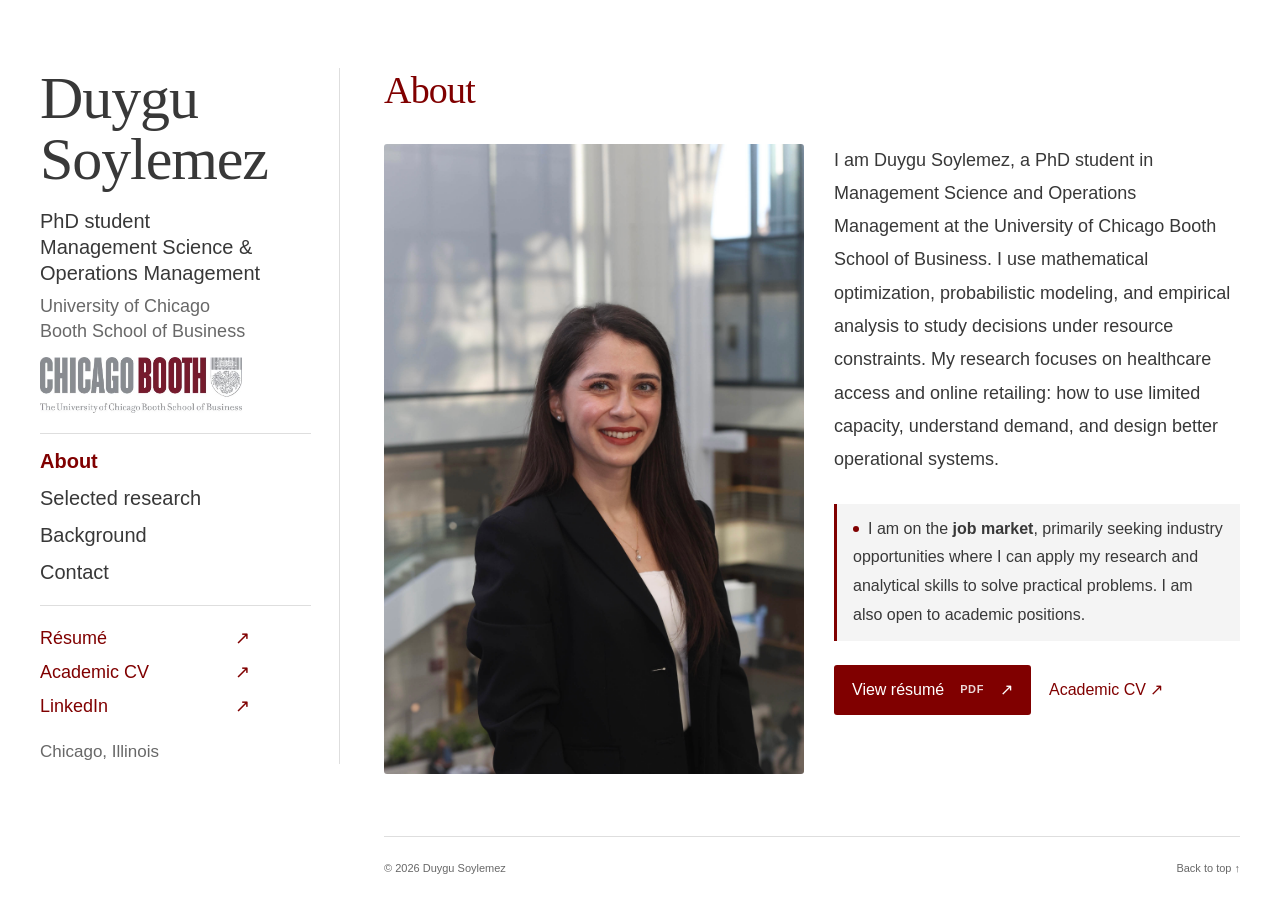
<file: index.html>
<!doctype html>
<html lang="en">
<head>
  <meta charset="utf-8">
  <meta name="viewport" content="width=device-width, initial-scale=1">
  <meta name="description" content="Duygu Soylemez is a PhD student at Chicago Booth working on data-driven optimization, healthcare operations, and online retailing. Primarily exploring industry opportunities, while also open to academic positions.">
  <meta name="theme-color" content="#800000">
  <title>Duygu Soylemez | Chicago Booth</title>
  <link rel="icon" type="image/svg+xml" href="data:image/svg+xml,%3Csvg xmlns='http://www.w3.org/2000/svg' viewBox='0 0 64 64'%3E%3Crect width='64' height='64' rx='12' fill='%23800000'/%3E%3Ctext x='32' y='43' font-family='Georgia,serif' font-size='35' text-anchor='middle' fill='white'%3ED%3C/text%3E%3C/svg%3E">
  <link rel="stylesheet" href="styles.css">
</head>
<body id="top">
  <a class="skip-link" href="#main">Skip to content</a>
  <div class="layout">
    <aside class="sidebar" aria-label="Profile and navigation">
      <a class="wordmark" href="index.html">Duygu <br>Soylemez</a>
      <p class="affiliation">PhD student <br>Management Science &amp; <br>Operations Management</p>
      <p class="institution">University of Chicago <br>Booth School of Business</p>
      <img class="booth-logo" src="boothlogo.jpg" alt="University of Chicago Booth School of Business logo" width="735" height="203">
      <nav aria-label="Main navigation">
        <a href="index.html" aria-current="page">About</a>
        <a href="research.html">Selected research</a>
        <a href="background.html">Background</a>
        <a href="contact.html">Contact</a>
      </nav>
      <div class="sidebar-links">
        <a href="cv/resume.pdf">Résumé <span aria-hidden="true">↗</span><span class="sr-only"> (PDF)</span></a>
        <a href="cv/academic_cv.pdf">Academic CV <span aria-hidden="true">↗</span><span class="sr-only"> (PDF)</span></a>
        <a href="https://www.linkedin.com/in/dsoylemez">LinkedIn <span aria-hidden="true">↗</span></a>
      </div>
      <p class="location">Chicago, Illinois</p>
    </aside>

    <main id="main">
      <section class="about" id="about" aria-labelledby="about-title">
        <h1 class="page-title" id="about-title">About</h1>
        <div class="about-profile">
          <img class="portrait" src="DuyguSoylemez-060_Rotus_Dogal.jpg" alt="Duygu Soylemez" width="2000" height="3000" fetchpriority="high">
          <div class="about-copy">
            <p>I am Duygu Soylemez, a PhD student in Management Science and Operations Management at the University of Chicago Booth School of Business. I use mathematical optimization, probabilistic modeling, and empirical analysis to study decisions under resource constraints. My research focuses on healthcare access and online retailing: how to use limited capacity, understand demand, and design better operational systems.</p>
            <p class="job-market"><span class="status-dot" aria-hidden="true"></span>I am on the <strong>job market</strong>, primarily seeking industry opportunities where I can apply my research and analytical skills to solve practical problems. I am also open to academic positions.</p>
            <div class="actions">
              <a class="button" href="cv/resume.pdf">View résumé <span class="file-type">PDF</span><span aria-hidden="true">↗</span></a>
              <a class="text-link" href="cv/academic_cv.pdf">Academic CV <span aria-hidden="true">↗</span><span class="sr-only"> (PDF)</span></a>
            </div>
          </div>
        </div>
      </section>
      <footer><span>© 2026 Duygu Soylemez</span><a href="#top">Back to top ↑</a></footer>
    </main>
  </div>
</body>
</html>
</file>
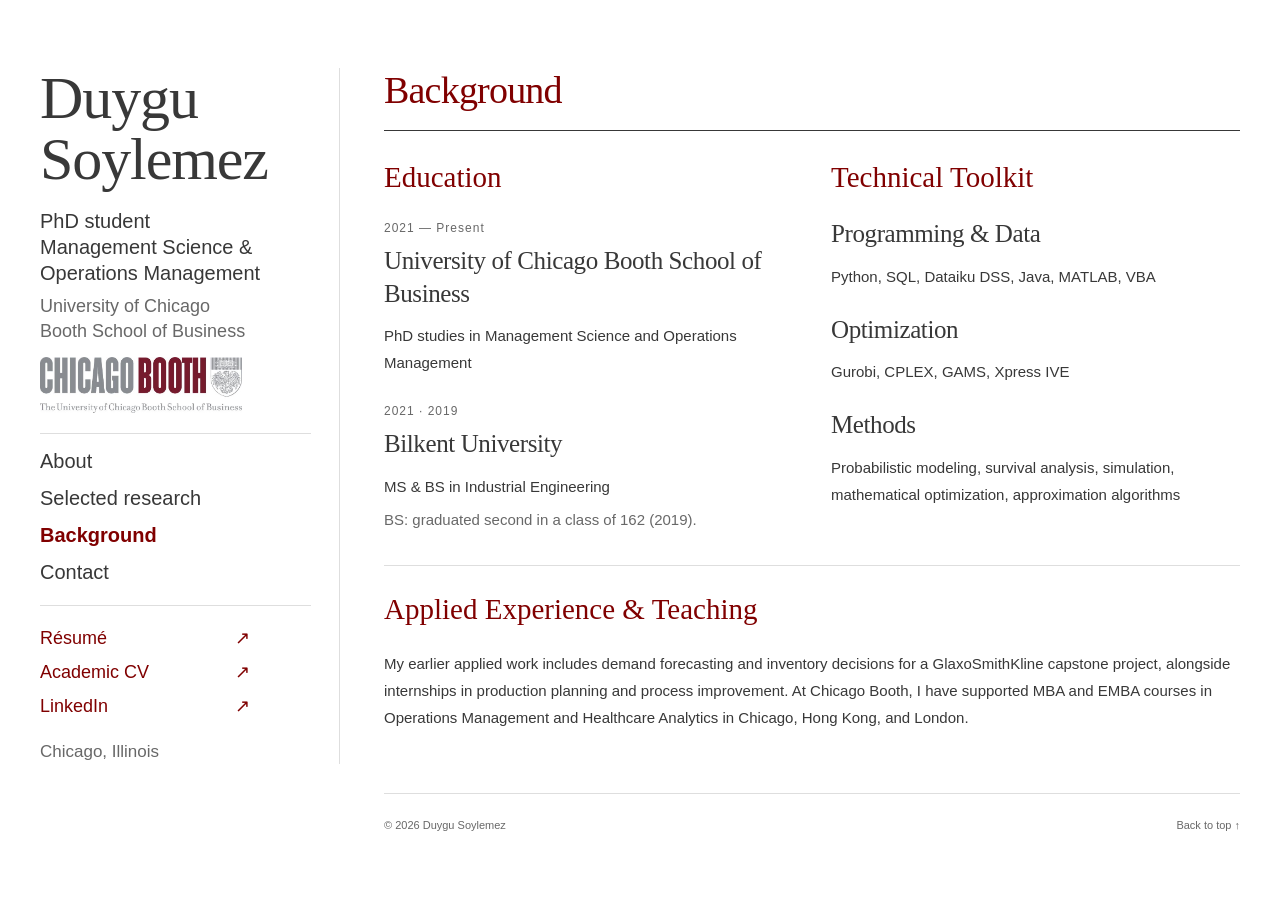
<file: background.html>
<!doctype html>
<html lang="en">
<head>
  <meta charset="utf-8">
  <meta name="viewport" content="width=device-width, initial-scale=1">
  <meta name="description" content="Duygu Soylemez is a PhD student at Chicago Booth working on data-driven optimization, healthcare operations, and online retailing. Primarily exploring industry opportunities, while also open to academic positions.">
  <meta name="theme-color" content="#800000">
  <title>Background | Duygu Soylemez</title>
  <link rel="icon" type="image/svg+xml" href="data:image/svg+xml,%3Csvg xmlns='http://www.w3.org/2000/svg' viewBox='0 0 64 64'%3E%3Crect width='64' height='64' rx='12' fill='%23800000'/%3E%3Ctext x='32' y='43' font-family='Georgia,serif' font-size='35' text-anchor='middle' fill='white'%3ED%3C/text%3E%3C/svg%3E">
  <link rel="stylesheet" href="styles.css">
</head>
<body id="top">
  <a class="skip-link" href="#main">Skip to content</a>
  <div class="layout">
    <aside class="sidebar" aria-label="Profile and navigation">
      <a class="wordmark" href="index.html">Duygu <br>Soylemez</a>
      <p class="affiliation">PhD student <br>Management Science &amp; <br>Operations Management</p>
      <p class="institution">University of Chicago <br>Booth School of Business</p>
      <img class="booth-logo" src="boothlogo.jpg" alt="University of Chicago Booth School of Business logo" width="735" height="203">
      <nav aria-label="Main navigation">
        <a href="index.html">About</a>
        <a href="research.html">Selected research</a>
        <a href="background.html" aria-current="page">Background</a>
        <a href="contact.html">Contact</a>
      </nav>
      <div class="sidebar-links">
        <a href="cv/resume.pdf">Résumé <span aria-hidden="true">↗</span><span class="sr-only"> (PDF)</span></a>
        <a href="cv/academic_cv.pdf">Academic CV <span aria-hidden="true">↗</span><span class="sr-only"> (PDF)</span></a>
        <a href="https://www.linkedin.com/in/dsoylemez">LinkedIn <span aria-hidden="true">↗</span></a>
      </div>
      <p class="location">Chicago, Illinois</p>
    </aside>

    <main id="main">
      <section id="background" aria-labelledby="background-title">
        <div class="section-heading"><h1 class="page-title" id="background-title">Background</h1></div>
        <div class="background-grid">
          <div>
            <h2 class="background-heading">Education</h2>
            <div class="education-item"><p class="education-date">2021 — Present</p><h3>University of Chicago Booth School of Business</h3><p>PhD studies in Management Science and Operations Management</p></div>
            <div class="education-item"><p class="education-date">2021 · 2019</p><h3>Bilkent University</h3><p>MS &amp; BS in Industrial Engineering</p><p class="muted">BS: graduated second in a class of 162 (2019).</p></div>
          </div>
          <div>
            <h2 class="background-heading">Technical Toolkit</h2>
            <dl class="toolkit">
              <dt>Programming &amp; Data</dt><dd>Python, SQL, Dataiku DSS, Java, MATLAB, VBA</dd>
              <dt>Optimization</dt><dd>Gurobi, CPLEX, GAMS, Xpress IVE</dd>
              <dt>Methods</dt><dd>Probabilistic modeling, survival analysis, simulation, mathematical optimization, approximation algorithms</dd>
            </dl>
          </div>
        </div>
        <div class="experience-note"><h2 class="background-heading">Applied Experience &amp; Teaching</h2><p>My earlier applied work includes demand forecasting and inventory decisions for a GlaxoSmithKline capstone project, alongside internships in production planning and process improvement. At Chicago Booth, I have supported MBA and EMBA courses in Operations Management and Healthcare Analytics in Chicago, Hong Kong, and London.</p></div>
      </section>
      <footer><span>© 2026 Duygu Soylemez</span><a href="#top">Back to top ↑</a></footer>
    </main>
  </div>
</body>
</html>
</file>
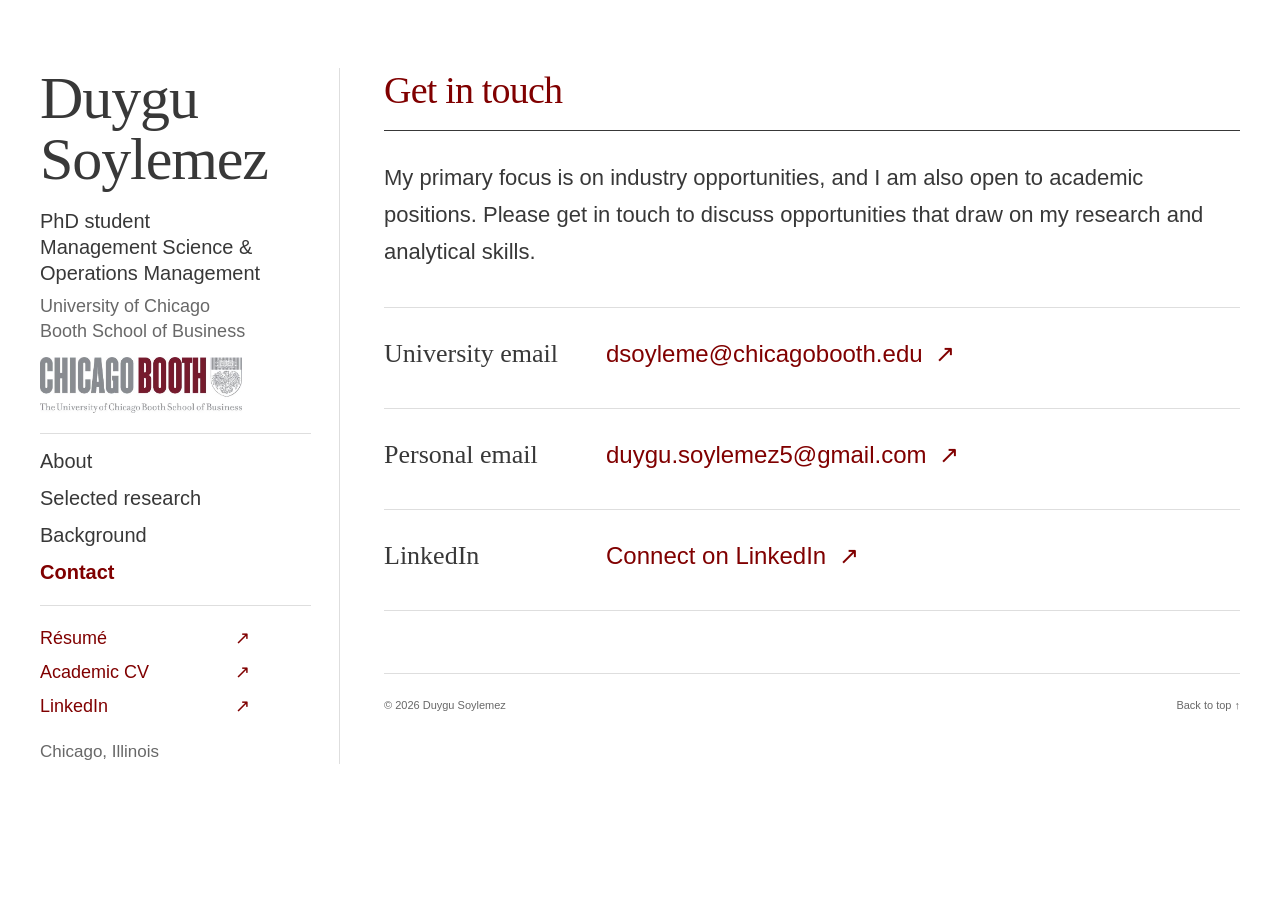
<file: contact.html>
<!doctype html>
<html lang="en">
<head>
  <meta charset="utf-8">
  <meta name="viewport" content="width=device-width, initial-scale=1">
  <meta name="description" content="Duygu Soylemez is a PhD student at Chicago Booth working on data-driven optimization, healthcare operations, and online retailing. Primarily exploring industry opportunities, while also open to academic positions.">
  <meta name="theme-color" content="#800000">
  <title>Contact | Duygu Soylemez</title>
  <link rel="icon" type="image/svg+xml" href="data:image/svg+xml,%3Csvg xmlns='http://www.w3.org/2000/svg' viewBox='0 0 64 64'%3E%3Crect width='64' height='64' rx='12' fill='%23800000'/%3E%3Ctext x='32' y='43' font-family='Georgia,serif' font-size='35' text-anchor='middle' fill='white'%3ED%3C/text%3E%3C/svg%3E">
  <link rel="stylesheet" href="styles.css">
</head>
<body id="top">
  <a class="skip-link" href="#main">Skip to content</a>
  <div class="layout">
    <aside class="sidebar" aria-label="Profile and navigation">
      <a class="wordmark" href="index.html">Duygu <br>Soylemez</a>
      <p class="affiliation">PhD student <br>Management Science &amp; <br>Operations Management</p>
      <p class="institution">University of Chicago <br>Booth School of Business</p>
      <img class="booth-logo" src="boothlogo.jpg" alt="University of Chicago Booth School of Business logo" width="735" height="203">
      <nav aria-label="Main navigation">
        <a href="index.html">About</a>
        <a href="research.html">Selected research</a>
        <a href="background.html">Background</a>
        <a href="contact.html" aria-current="page">Contact</a>
      </nav>
      <div class="sidebar-links">
        <a href="cv/resume.pdf">Résumé <span aria-hidden="true">↗</span><span class="sr-only"> (PDF)</span></a>
        <a href="cv/academic_cv.pdf">Academic CV <span aria-hidden="true">↗</span><span class="sr-only"> (PDF)</span></a>
        <a href="https://www.linkedin.com/in/dsoylemez">LinkedIn <span aria-hidden="true">↗</span></a>
      </div>
      <p class="location">Chicago, Illinois</p>
    </aside>

    <main id="main">
      <section class="contact" id="contact" aria-labelledby="contact-title">
        <div class="section-heading"><h1 class="page-title" id="contact-title">Get in touch</h1></div>
        <p class="contact-intro">My primary focus is on industry opportunities, and I am also open to academic positions. Please get in touch to discuss opportunities that draw on my research and analytical skills.</p>
        <dl class="contact-links">
          <div class="contact-item">
            <dt>University email</dt>
            <dd><a href="mailto:dsoyleme@chicagobooth.edu">dsoyleme@chicagobooth.edu <span aria-hidden="true">↗</span></a></dd>
          </div>
          <div class="contact-item">
            <dt>Personal email</dt>
            <dd><a href="mailto:duygu.soylemez5@gmail.com">duygu.soylemez5@gmail.com <span aria-hidden="true">↗</span></a></dd>
          </div>
          <div class="contact-item">
            <dt>LinkedIn</dt>
            <dd><a href="https://www.linkedin.com/in/dsoylemez">Connect on LinkedIn <span aria-hidden="true">↗</span></a></dd>
          </div>
        </dl>
      </section>
      <footer><span>© 2026 Duygu Soylemez</span><a href="#top">Back to top ↑</a></footer>
    </main>
  </div>
</body>
</html>
</file>
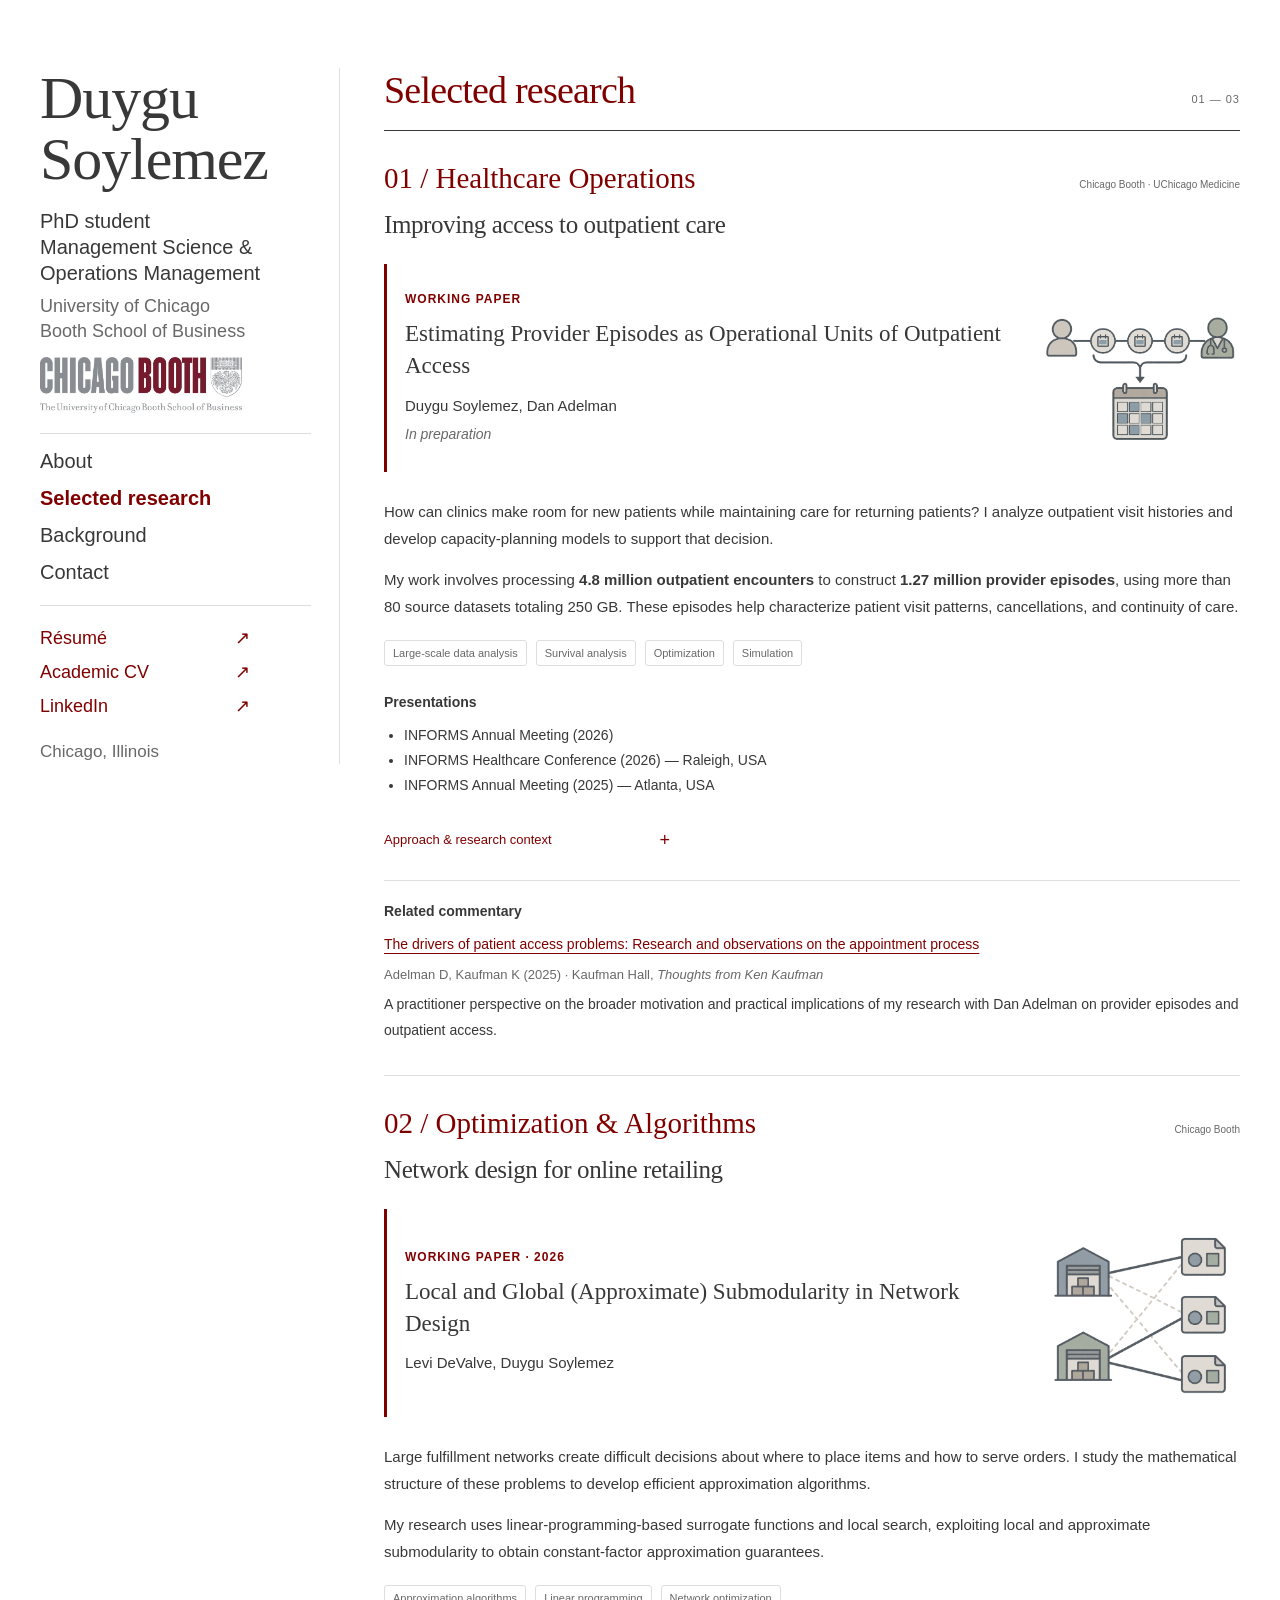
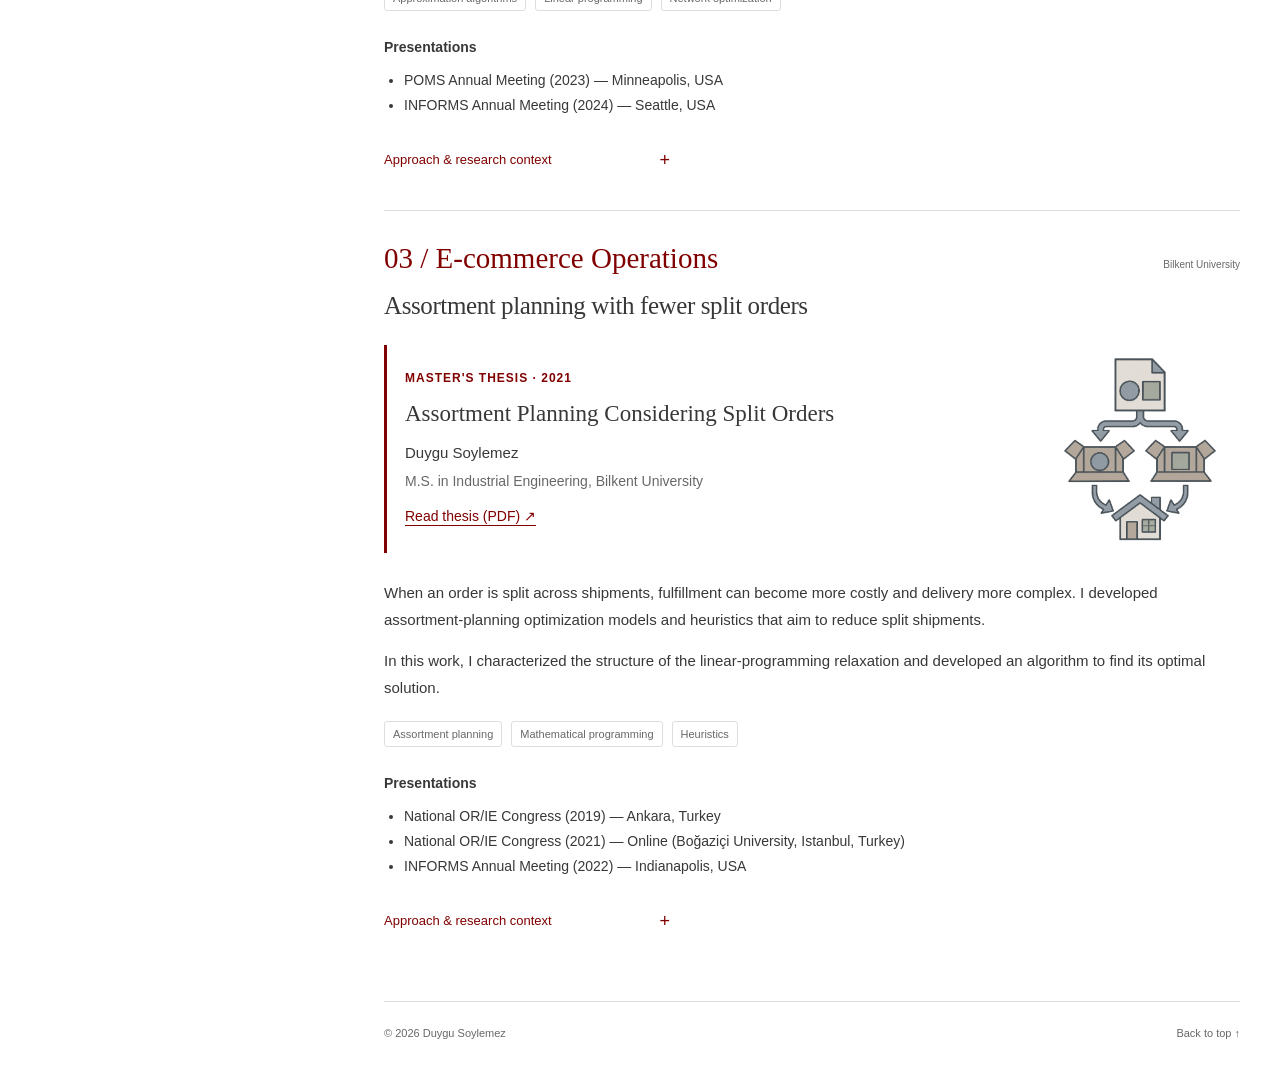
<file: research.html>
<!doctype html>
<html lang="en">
<head>
  <meta charset="utf-8">
  <meta name="viewport" content="width=device-width, initial-scale=1">
  <meta name="description" content="Duygu Soylemez is a PhD student at Chicago Booth working on data-driven optimization, healthcare operations, and online retailing. Primarily exploring industry opportunities, while also open to academic positions.">
  <meta name="theme-color" content="#800000">
  <title>Selected Research | Duygu Soylemez</title>
  <link rel="icon" type="image/svg+xml" href="data:image/svg+xml,%3Csvg xmlns='http://www.w3.org/2000/svg' viewBox='0 0 64 64'%3E%3Crect width='64' height='64' rx='12' fill='%23800000'/%3E%3Ctext x='32' y='43' font-family='Georgia,serif' font-size='35' text-anchor='middle' fill='white'%3ED%3C/text%3E%3C/svg%3E">
  <link rel="stylesheet" href="styles.css">
</head>
<body id="top">
  <a class="skip-link" href="#main">Skip to content</a>
  <div class="layout">
    <aside class="sidebar" aria-label="Profile and navigation">
      <a class="wordmark" href="index.html">Duygu <br>Soylemez</a>
      <p class="affiliation">PhD student <br>Management Science &amp; <br>Operations Management</p>
      <p class="institution">University of Chicago <br>Booth School of Business</p>
      <img class="booth-logo" src="boothlogo.jpg" alt="University of Chicago Booth School of Business logo" width="735" height="203">
      <nav aria-label="Main navigation">
        <a href="index.html">About</a>
        <a href="research.html" aria-current="page">Selected research</a>
        <a href="background.html">Background</a>
        <a href="contact.html">Contact</a>
      </nav>
      <div class="sidebar-links">
        <a href="cv/resume.pdf">Résumé <span aria-hidden="true">↗</span><span class="sr-only"> (PDF)</span></a>
        <a href="cv/academic_cv.pdf">Academic CV <span aria-hidden="true">↗</span><span class="sr-only"> (PDF)</span></a>
        <a href="https://www.linkedin.com/in/dsoylemez">LinkedIn <span aria-hidden="true">↗</span></a>
      </div>
      <p class="location">Chicago, Illinois</p>
    </aside>

    <main id="main">
      <section id="research" aria-labelledby="research-title">
        <div class="section-heading"><h1 class="page-title" id="research-title">Selected research</h1><span>01 — 03</span></div>
        <article class="project" aria-labelledby="health-category-title">
          <div class="project-meta"><h2 class="project-category" id="health-category-title">01 / Healthcare Operations</h2><span>Chicago Booth · UChicago Medicine</span></div>
          <h3 id="health-title">Improving access to outpatient care</h3>
          <div class="paper-entry" aria-labelledby="episodes-paper-title">
            <div class="paper-copy">
              <p class="paper-type">Working paper</p>
              <h4 id="episodes-paper-title">Estimating Provider Episodes as Operational Units of Outpatient Access</h4>
              <p class="paper-authors">Duygu Soylemez, Dan Adelman</p>
              <p class="paper-status"><em>In preparation</em></p>
            </div>
            <img class="paper-icon" src="assets/research/healthcare-operations.png" alt="" aria-hidden="true" width="200" height="200" decoding="async">
          </div>
          <p>How can clinics make room for new patients while maintaining care for returning patients? I analyze outpatient visit histories and develop capacity-planning models to support that decision.</p>
          <p>My work involves processing <strong>4.8 million outpatient encounters</strong> to construct <strong>1.27 million provider episodes</strong>, using more than 80 source datasets totaling 250 GB. These episodes help characterize patient visit patterns, cancellations, and continuity of care.</p>
          <ul class="methods" aria-label="Methods used"><li>Large-scale data analysis</li><li>Survival analysis</li><li>Optimization</li><li>Simulation</li></ul>
          <div class="research-presentations">
            <h4>Presentations</h4>
            <ul>
              <li>INFORMS Annual Meeting (2026)</li>
              <li>INFORMS Healthcare Conference (2026) — Raleigh, USA</li>
              <li>INFORMS Annual Meeting (2025) — Atlanta, USA</li>
            </ul>
          </div>
          <details>
            <summary>Approach &amp; research context <span aria-hidden="true">+</span></summary>
            <div class="detail-body">
              <p>I developed a method combining survival analysis and importance sampling to estimate episode-duration distributions from incomplete patient histories, and a data-driven optimization model for outpatient capacity planning.</p>
              <p>I am also building a simulation model to evaluate an alternative scheduling system intended to improve new-patient throughput and waiting times while preserving service for returning patients. The proposed system is being studied ahead of a pilot.</p>
              <p class="research-note">Advised by Dan Adelman.</p>
            </div>
          </details>
          <aside class="related-commentary" aria-labelledby="access-commentary-title">
            <h4 id="access-commentary-title">Related commentary</h4>
            <p><a href="https://www.vizient.com/insights/blogs/thoughts-from-ken-kaufman/the-drivers-of-patient-access-problems-research-and-observations-on-the-appointment-process">The drivers of patient access problems: Research and observations on the appointment process</a></p>
            <p class="commentary-credit">Adelman D, Kaufman K (2025) · Kaufman Hall, <em>Thoughts from Ken Kaufman</em></p>
            <p>A practitioner perspective on the broader motivation and practical implications of my research with Dan Adelman on provider episodes and outpatient access.</p>
          </aside>
        </article>

        <article class="project" aria-labelledby="network-category-title">
          <div class="project-meta"><h2 class="project-category" id="network-category-title">02 / Optimization &amp; Algorithms</h2><span>Chicago Booth</span></div>
          <h3 id="network-title">Network design for online retailing</h3>
          <div class="paper-entry" aria-labelledby="network-paper-title">
            <div class="paper-copy">
              <p class="paper-type">Working paper · 2026</p>
              <h4 id="network-paper-title">Local and Global (Approximate) Submodularity in Network Design</h4>
              <p class="paper-authors">Levi DeValve, Duygu Soylemez</p>
            </div>
            <img class="paper-icon" src="assets/research/optimization-algorithms.png" alt="" aria-hidden="true" width="200" height="200" decoding="async">
          </div>
          <p>Large fulfillment networks create difficult decisions about where to place items and how to serve orders. I study the mathematical structure of these problems to develop efficient approximation algorithms.</p>
          <p>My research uses linear-programming-based surrogate functions and local search, exploiting local and approximate submodularity to obtain constant-factor approximation guarantees.</p>
          <ul class="methods" aria-label="Methods used"><li>Approximation algorithms</li><li>Linear programming</li><li>Network optimization</li></ul>
          <div class="research-presentations">
            <h4>Presentations</h4>
            <ul>
              <li>POMS Annual Meeting (2023) — Minneapolis, USA</li>
              <li>INFORMS Annual Meeting (2024) — Seattle, USA</li>
            </ul>
          </div>
          <details>
            <summary>Approach &amp; research context <span aria-hidden="true">+</span></summary>
            <div class="detail-body">
              <p>I formulate network-design problems as structured set-optimization models with bipartite coverage and fulfillment-flow constraints. This work develops a constant approximation framework for multi-item order fulfillment.</p>
              <p class="research-note">Advised by Levi DeValve.</p>
            </div>
          </details>
        </article>

        <article class="project" aria-labelledby="assortment-category-title">
          <div class="project-meta"><h2 class="project-category" id="assortment-category-title">03 / E-commerce Operations</h2><span>Bilkent University</span></div>
          <h3 id="assortment-title">Assortment planning with fewer split orders</h3>
          <div class="paper-entry" aria-labelledby="assortment-thesis-title">
            <div class="paper-copy">
              <p class="paper-type">Master's thesis · 2021</p>
              <h4 id="assortment-thesis-title">Assortment Planning Considering Split Orders</h4>
              <p class="paper-authors">Duygu Soylemez</p>
              <p class="paper-status">M.S. in Industrial Engineering, Bilkent University</p>
              <p class="paper-link"><a href="https://repository.bilkent.edu.tr/server/api/core/bitstreams/9cb89191-8a01-4b86-82ea-5d0665a5b790/content">Read thesis (PDF) <span aria-hidden="true">↗</span></a></p>
            </div>
            <img class="paper-icon" src="assets/research/ecommerce-split-order.png" alt="" aria-hidden="true" width="200" height="200" decoding="async">
          </div>
          <p>When an order is split across shipments, fulfillment can become more costly and delivery more complex. I developed assortment-planning optimization models and heuristics that aim to reduce split shipments.</p>
          <p>In this work, I characterized the structure of the linear-programming relaxation and developed an algorithm to find its optimal solution.</p>
          <ul class="methods" aria-label="Methods used"><li>Assortment planning</li><li>Mathematical programming</li><li>Heuristics</li></ul>
          <div class="research-presentations">
            <h4>Presentations</h4>
            <ul>
              <li>National OR/IE Congress (2019) — Ankara, Turkey</li>
              <li>National OR/IE Congress (2021) — Online (Boğaziçi University, Istanbul, Turkey)</li>
              <li>INFORMS Annual Meeting (2022) — Indianapolis, USA</li>
            </ul>
          </div>
          <details>
            <summary>Approach &amp; research context <span aria-hidden="true">+</span></summary>
            <div class="detail-body">
              <p>This research began during my undergraduate studies and continued through my master's at Bilkent University, connecting optimization theory to order-fulfillment decisions.</p>
              <p class="research-note">Advisor: Oya Karasan. Co-advisor: Alper Sen.</p>
            </div>
          </details>
        </article>
      </section>
      <footer><span>© 2026 Duygu Soylemez</span><a href="#top">Back to top ↑</a></footer>
    </main>
  </div>
</body>
</html>
</file>
<file: styles.css>
:root {
  color-scheme:light;
  --paper:#ffffff;
  --ink:#383838;
  --muted:#686868;
  --accent:#800000;
  --line:#dedede;
  --wash:#f4f4f4;
  --serif:Georgia,'Times New Roman',serif;
  --sans:-apple-system,BlinkMacSystemFont,'Segoe UI',sans-serif
}
* {
  box-sizing:border-box
}
html {
  scroll-behavior:smooth;
  scroll-padding-top:38px
}
body {
  margin:0;
  background:var(--paper);
  color:var(--ink);
  font-family:var(--sans);
  font-size:16px;
  line-height:1.75;
  -webkit-font-smoothing:antialiased
}
a {
  color:var(--accent);
  text-decoration-thickness:1px;
  text-underline-offset:4px
}
a:hover {
  text-decoration:underline
}
a:focus-visible,summary:focus-visible {
  outline:3px solid var(--accent);
  outline-offset:5px;
  border-radius:2px
}
p {
  margin:0 0 18px
}
strong {
  font-weight:600
}
h1,h2,h3,h4 {
  margin:0;
  color:var(--ink)
}
h1,h2,h3 {
  font-family:var(--serif);
  font-weight:400
}
h1 {
  font-size:clamp(35px,3.8vw,49px);
  line-height:1.15;
  letter-spacing:-1.5px;
  margin:0 0 28px
}
h2 {
  font-size:29px;
  line-height:1.3;
  letter-spacing:-.65px
}
h3 {
  font-size:25px;
  line-height:1.3;
  letter-spacing:-.4px;
  margin:12px 0 16px
}
.layout {
  display:grid;
  grid-template-columns:300px minmax(0,1fr);
  gap:44px;
  max-width:1480px;
  padding:68px 40px 0;
  margin:auto
}
.sidebar {
  position:sticky;
  top:62px;
  align-self:start;
  padding-right:28px;
  border-right:1px solid var(--line)
}
.wordmark {
  display:block;
  color:var(--ink);
  font-family:var(--serif);
  font-size:60px;
  line-height:1.02;
  letter-spacing:-1.1px;
  text-decoration:none
}
.wordmark:hover {
  text-decoration:none
}
.affiliation {
  font-size:20px;
  line-height:1.3;
  margin:18px 0 8px
}
.institution {
  font-size:18px;
  color:var(--muted);
  line-height:1.35;
  margin-bottom:0
}
.booth-logo {
  display:block;
  width:202px;
  max-width:100%;
  height:auto;
  margin-top:14px
}
.sidebar nav {
  display:grid;
  gap:5px;
  margin:20px 0;
  padding:14px 0;
  border-top:1px solid var(--line);
  border-bottom:1px solid var(--line)
}
.sidebar nav a {
  width:fit-content;
  min-height:32px;
  color:var(--ink);
  font-size:20px;
  line-height:1.35;
  text-decoration:none
}
.sidebar nav a:hover {
  color:var(--accent);
  text-decoration:underline
}
.sidebar nav a[aria-current="page"] {
  color:var(--accent);
  font-weight:600
}
.sidebar-links {
  display:grid;
  gap:6px
}
.sidebar-links a {
  font-size:18px;
  line-height:1.4;
  text-decoration:none;
  display:flex;
  justify-content:space-between;
  max-width:210px;
  min-height:28px
}
.sidebar-links a:hover {
  text-decoration:underline
}
.location {
  margin:18px 0 0;
  font-size:17px;
  line-height:1.4;
  color:var(--muted)
}
main {
  min-width:0
}
.eyebrow {
  font-size:11px;
  font-weight:600;
  letter-spacing:2.5px;
  color:var(--accent);
  margin:0 0 24px
}
.intro {
  font-size:18px;
  line-height:1.7
}
.job-market {
  font-size:16px;
  line-height:1.8;
  border-left:3px solid var(--accent);
  padding:11px 16px;
  margin:27px 0 23px;
  background:var(--wash)
}
.status-dot {
  display:inline-block;
  width:6px;
  height:6px;
  border-radius:50%;
  background:var(--accent);
  margin-right:9px;
  vertical-align:2px
}
.actions {
  display:flex;
  align-items:center;
  flex-wrap:wrap;
  gap:24px;
  margin-top:24px
}
.button {
  display:inline-flex;
  align-items:center;
  gap:16px;
  background:var(--accent);
  color:white;
  padding:11px 18px;
  font-size:16px;
  min-height:46px;
  border-radius:3px;
  text-decoration:none
}
.button:hover {
  background:#650000;
  text-decoration:none
}
.file-type {
  font-size:11px;
  font-weight:600;
  letter-spacing:.6px;
  opacity:.85
}
.text-link {
  font-size:16px;
  text-decoration:none
}
.text-link:hover {
  text-decoration:underline
}
section {
  scroll-margin-top:32px
}
section+section {
  margin-top:65px
}
.about {
  padding-top:0
}
.page-title {
  color:var(--accent);
  font-size:38px;
  line-height:1.2;
  letter-spacing:-.8px;
  margin:0 0 30px
}
.section-heading .page-title {
  margin:0
}
.about-profile {
  display:grid;
  grid-template-columns:420px minmax(0,1fr);
  align-items:start;
  gap:30px
}
.portrait {
  display:block;
  width:100%;
  height:auto;
  border-radius:3px
}
.about-copy {
  min-width:0
}
.about-copy > p:not(.job-market) {
  font-size:18px;
  line-height:1.85;
  margin:0
}
.about-copy .actions {
  gap:12px 18px
}
.section-heading {
  display:flex;
  justify-content:space-between;
  align-items:baseline;
  gap:18px;
  border-bottom:1px solid var(--ink);
  padding-bottom:16px;
  margin-bottom:0
}
.section-heading>span {
  font-size:11px;
  letter-spacing:1px;
  color:var(--muted)
}
.project {
  padding:29px 0 32px;
  border-bottom:1px solid var(--line)
}
.project:last-child {
  padding-bottom:0;
  border-bottom:0
}
.project-meta {
  display:flex;
  align-items:baseline;
  gap:12px;
  justify-content:space-between;
  flex-wrap:wrap;
  font-size:10px;
  line-height:1.6;
  color:var(--muted)
}
.project-meta>span:first-child {
  font-weight:600;
  letter-spacing:1.4px;
  color:var(--accent)
}
.project-meta .project-category,.background-heading {
  font-size:29px;
  line-height:1.3;
  letter-spacing:0;
  color:var(--accent);
  margin:0
}
.project p {
  font-size:15px;
  line-height:1.8;
  margin-bottom:14px
}
.paper-entry {
  display:flex;
  flex-wrap:wrap;
  align-items:center;
  gap:24px 28px;
  border-left:3px solid var(--accent);
  padding:4px 0 4px 18px;
  margin:22px 0 26px
}
.paper-copy {
  flex:1 1 320px;
  min-width:0
}
.paper-icon {
  display:block;
  flex:0 0 200px;
  width:200px;
  max-width:100%;
  height:200px;
  object-fit:contain
}
.paper-entry .paper-type {
  color:var(--accent);
  font-size:12px;
  font-weight:600;
  letter-spacing:1px;
  text-transform:uppercase;
  margin:0 0 8px
}
.paper-entry h4 {
  font-family:var(--serif);
  font-size:23px;
  line-height:1.4;
  font-weight:400;
  margin:0 0 9px
}
.paper-entry .paper-authors {
  margin:0 0 3px
}
.paper-entry .paper-status {
  color:var(--muted);
  font-size:14px;
  margin:0
}
.paper-entry .paper-link {
  font-size:14px;
  margin:10px 0 0
}
.research-presentations {
  margin:24px 0
}
.research-presentations h4,.related-commentary h4 {
  font-size:14px;
  font-weight:600;
  margin:0 0 8px
}
.research-presentations ul {
  margin:0;
  padding-left:20px;
  font-size:14px;
  line-height:1.8
}
.related-commentary {
  border-top:1px solid var(--line);
  margin-top:22px;
  padding-top:18px
}
.related-commentary p {
  font-size:14px;
  margin:0 0 6px
}
.related-commentary .commentary-credit {
  color:var(--muted);
  font-size:13px
}
.related-commentary p:last-child {
  margin-bottom:0
}
.methods {
  display:flex;
  flex-wrap:wrap;
  gap:7px 9px;
  list-style:none;
  padding:0;
  margin:20px 0 21px
}
.methods li {
  font-size:11px;
  line-height:1.5;
  border:1px solid var(--line);
  border-radius:3px;
  padding:4px 8px;
  color:var(--muted)
}
details {
  margin-top:14px
}
summary {
  list-style:none;
  cursor:pointer;
  display:flex;
  align-items:center;
  justify-content:space-between;
  color:var(--accent);
  font-size:13px;
  min-height:36px;
  width:100%;
  max-width:286px
}
summary::-webkit-details-marker {
  display:none
}
summary span {
  font-size:18px;
  line-height:1
}
details[open] summary span {
  transform:rotate(45deg)
}
.detail-body {
  padding:15px 0 2px
}
.detail-body p {
  font-size:14px
}
.research-note {
  color:var(--muted);
  font-size:12px!important
}
.background-grid {
  display:grid;
  grid-template-columns:1fr 1fr;
  gap:38px;
  margin-top:28px
}
.background-heading {
  margin-bottom:22px
}
.education-item {
  margin-bottom:25px
}
.education-date {
  font-size:12px;
  letter-spacing:1px;
  color:var(--muted);
  margin:0 0 6px
}
.education-item h3 {
  margin:0 0 12px
}
.education-item p:not(.education-date) {
  font-size:15px;
  line-height:1.8;
  margin-bottom:6px
}
.muted {
  color:var(--muted)
}
.toolkit {
  margin:0
}
.toolkit dt {
  font-family:var(--serif);
  font-size:25px;
  font-weight:400;
  line-height:1.3;
  letter-spacing:-.4px;
  margin-bottom:12px
}
.toolkit dd {
  font-size:15px;
  margin:0 0 24px;
  line-height:1.8
}
.experience-note {
  border-top:1px solid var(--line);
  padding-top:25px;
  margin-top:7px
}
.experience-note p {
  font-size:15px;
  line-height:1.8;
  margin-bottom:0
}
.contact .section-heading {
  margin-bottom:28px
}
.contact .contact-intro {
  font-size:22px;
  line-height:1.7;
  max-width:850px;
  margin:0 0 36px
}
.contact-links {
  margin:0;
  border-top:1px solid var(--line)
}
.contact-item {
  display:flex;
  flex-wrap:wrap;
  align-items:baseline;
  gap:12px 32px;
  padding:28px 0;
  border-bottom:1px solid var(--line)
}
.contact-item dt {
  flex:0 1 190px;
  font-family:var(--serif);
  font-size:26px;
  line-height:1.3
}
.contact-item dd {
  flex:1 1 360px;
  min-width:0;
  margin:0
}
.contact-links a {
  display:inline-block;
  max-width:100%;
  font-size:24px;
  line-height:1.5;
  overflow-wrap:anywhere;
  text-decoration:none;
  min-height:44px
}
.contact-links a:hover {
  text-decoration:underline
}
.contact-links span {
  margin-left:6px
}
footer {
  display:flex;
  justify-content:space-between;
  gap:20px;
  border-top:1px solid var(--line);
  margin-top:62px;
  padding:22px 0 28px;
  font-size:11px;
  color:var(--muted)
}
footer a {
  color:var(--muted);
  text-decoration:none
}
.skip-link {
  position:fixed;
  left:16px;
  top:-90px;
  z-index:10;
  background:var(--paper);
  padding:10px 20px;
  border:1px solid var(--accent)
}
.skip-link:focus {
  top:12px
}
.sr-only {
  position:absolute;
  width:1px;
  height:1px;
  padding:0;
  margin:-1px;
  overflow:hidden;
  clip:rect(0,0,0,0);
  white-space:nowrap;
  border:0
}
@media(min-width:1500px) {
  .layout {
    padding-top:83px;
    gap:64px
  }
  .sidebar {
    top:77px
  }
}
@media(max-width:1200px) {
  .background-grid {
    grid-template-columns:1fr
  }
  .about-profile {
    grid-template-columns:1fr;
    gap:24px
  }
  .portrait {
    width:420px;
    max-width:100%
  }
}
@media(max-width:950px) {
  .layout {
    grid-template-columns:250px minmax(0,1fr);
    gap:30px;
    padding:48px 30px 0
  }
  .sidebar {
    padding-right:20px;
    top:44px
  }
  .wordmark {
    font-size:54px
  }
  .affiliation {
    font-size:19px
  }
  .institution {
    font-size:17px
  }
  .background-grid {
    gap:25px
  }
  .project-meta {
    display:grid;
    gap:4px
  }
  h1 {
    font-size:39px
  }
}
@media(max-width:700px) {
  .about-copy > p:not(.job-market) {
    font-size:17px;
    line-height:1.8
  }
  .page-title {
    font-size:34px;
    margin-bottom:24px
  }
  html {
    scroll-padding-top:20px
  }
  .layout {
    display:block;
    padding:28px 23px 0;
    max-width:none
  }
  .sidebar {
    position:static;
    padding:0;
    border:0
  }
  .wordmark {
    font-size:52px;
    line-height:1.08
  }
  .wordmark br {
    display:none
  }
  .wordmark br:after {
    content:' '
  }
  .wordmark {
    word-spacing:1px
  }
  .affiliation {
    margin:12px 0 6px;
    font-size:17px;
    line-height:1.35
  }
  .affiliation br {
    display:none
  }
  .affiliation br:after {
    content:' · '
  }
  .affiliation br:first-of-type {
    display:initial
  }
  .institution {
    font-size:17px;
    margin-bottom:0
  }
  .institution br {
    display:none
  }
  .institution br:after {
    content:' '
  }
  .sidebar nav {
    display:flex;
    gap:8px 22px;
    flex-wrap:wrap;
    margin:20px 0 23px;
    padding:11px 0
  }
  .sidebar nav a {
    font-size:17px;
    min-height:27px;
    display:flex;
    align-items:center
  }
  .sidebar-links,.location {
    display:none
  }
  .eyebrow {
    font-size:10px;
    margin-bottom:19px;
    letter-spacing:2px
  }
  h1 {
    font-size:37px;
    letter-spacing:-1.2px;
    margin-bottom:23px
  }
  .intro {
    font-size:16px
  }
  .about>p:not(.eyebrow):not(.job-market) {
    font-size:15px;
    line-height:1.8
  }
  .job-market {
    font-size:15px;
    margin-top:23px;
    padding:10px 13px
  }
  .actions {
    gap:20px
  }
  .button,.text-link {
    font-size:15px
  }
  section+section {
    margin-top:47px
  }
  h2 {
    font-size:27px
  }
  h3 {
    font-size:24px
  }
  .project {
    padding:24px 0 26px
  }
  .paper-entry {
    gap:20px
  }
  .paper-icon {
    flex-basis:160px;
    width:160px;
    height:160px
  }
  .project p {
    font-size:14px
  }
  .project-meta {
    font-size:9px
  }
  .project-meta .project-category,.background-heading {
    font-size:26px
  }
  .background-grid {
    grid-template-columns:1fr;
    gap:14px;
    margin-top:25px
  }
  .education-item {
    margin-bottom:24px
  }
  .toolkit {
    display:block
  }
  .toolkit dt {
    font-size:24px
  }
  .education-item p:not(.education-date),.toolkit dd,.experience-note p {
    font-size:14px
  }
  .background-heading {
    margin-bottom:18px
  }
  .experience-note {
    margin-top:6px
  }
  .contact .contact-intro {
    font-size:19px;
    margin-bottom:28px
  }
  .contact-item {
    display:block;
    padding:23px 0
  }
  .contact-item dt {
    font-size:24px;
    margin-bottom:10px
  }
  .contact-links a {
    font-size:20px
  }
  footer {
    margin-top:42px;
    font-size:10px
  }
}
@media(max-height:1000px) {
  .sidebar {
    position:static
  }
}
@media(prefers-reduced-motion:reduce) {
  html {
    scroll-behavior:auto
  }
}
@media print {
  body {
    background:white;
    font-size:11pt
  }
  .layout {
    display:block;
    padding:0;
    max-width:none
  }
  .sidebar {
    position:static;
    border:0;
    padding:0
  }
  .wordmark {
    font-size:36pt
  }
  .affiliation,.institution {
    font-size:10pt
  }
  .sidebar nav,.sidebar-links,.location,.actions,.methods,summary,footer,.skip-link {
    display:none
  }
  main {
    margin-top:24pt
  }
  .eyebrow {
    display:none
  }
  h1 {
    font-size:24pt
  }
  section+section {
    margin-top:28pt
  }
  .project {
    break-inside:avoid
  }
  .project-meta {
    font-size:9pt
  }
  .contact-links a {
    color:black
  }
}
</file>
